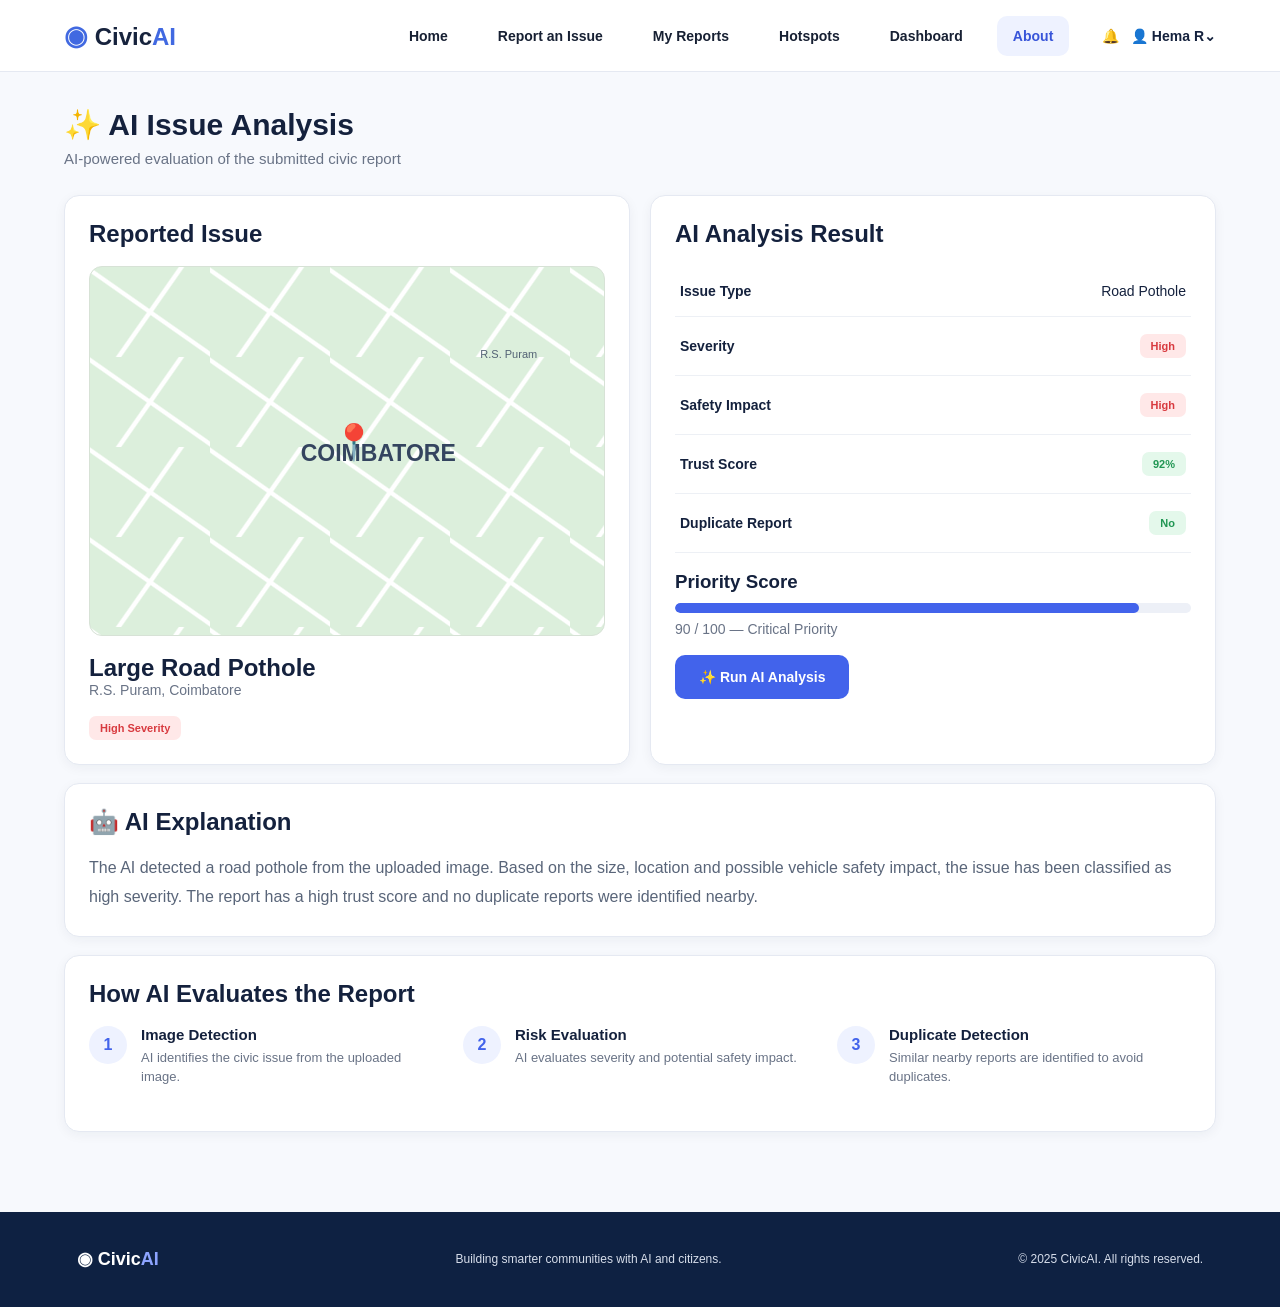
<file: analysis.html>
<!DOCTYPE html>
<html lang="en">

<head>

    <meta charset="UTF-8">

    <meta name="viewport"
          content="width=device-width, initial-scale=1.0">

    <title>CivicAI - AI Analysis</title>

    <link rel="stylesheet" href="style.css">

</head>


<body>


<nav class="navbar">

    <div class="logo">
        <span class="logo-icon">◉</span>
        Civic<span>AI</span>
    </div>

    <a href="index.html">Home</a>

    <a href="report.html">
        Report an Issue
    </a>

    <a href="dashboard.html">
        My Reports
    </a>

    <a href="heatmap.html">
        Hotspots
    </a>

    <a href="dashboard.html">
        Dashboard
    </a>

    <a href="analysis.html" class="active">
        About
    </a>

    <div class="user">
        🔔 &nbsp; 👤 Hema R⌄
    </div>

</nav>



<main class="container">


<div class="page-title">

    <h1>✨ AI Issue Analysis</h1>

    <p>
        AI-powered evaluation of the submitted civic report
    </p>

</div>



<div class="grid grid-2">


<!-- ISSUE -->

<div class="card">

    <h2>Reported Issue</h2>

    <br>

    <div class="map">

        <span class="map-label label2">
            R.S. Puram
        </span>

        <div
            class="map-pin"
            style="left:47%;top:42%;"
        >
            📍
        </div>

    </div>

    <br>

    <h2>Large Road Pothole</h2>

    <p class="small-text">
        R.S. Puram, Coimbatore
    </p>

    <br>

    <span class="badge badge-high">
        High Severity
    </span>

</div>



<!-- AI RESULT -->

<div class="card">

    <h2>AI Analysis Result</h2>

    <br>


    <div class="analysis-row">

        <b>Issue Type</b>

        <span>
            Road Pothole
        </span>

    </div>


    <div class="analysis-row">

        <b>Severity</b>

        <span class="badge badge-high">
            High
        </span>

    </div>


    <div class="analysis-row">

        <b>Safety Impact</b>

        <span class="badge badge-high">
            High
        </span>

    </div>


    <div class="analysis-row">

        <b>Trust Score</b>

        <span class="badge badge-low">
            92%
        </span>

    </div>


    <div class="analysis-row">

        <b>Duplicate Report</b>

        <span class="badge badge-low">
            No
        </span>

    </div>


    <br>


    <h3>
        Priority Score
    </h3>

    <div class="progress">

        <div
            class="progress-bar"
            style="width:90%;">
        </div>

    </div>

    <p class="small-text"
       style="margin-top:8px;">
        90 / 100 — Critical Priority
    </p>


    <br>


    <button
        class="btn"
        onclick="runAI()"
    >
        ✨ Run AI Analysis
    </button>

</div>

</div>



<br>



<!-- EXPLANATION -->

<div class="card">

    <h2>🤖 AI Explanation</h2>

    <br>

    <p
        style="line-height:1.8;color:#596579;"
    >

        The AI detected a road pothole from the
        uploaded image. Based on the size, location
        and possible vehicle safety impact, the issue
        has been classified as high severity.

        The report has a high trust score and no
        duplicate reports were identified nearby.

    </p>

</div>



<br>



<!-- AI PROCESS -->

<div class="card">

    <h2>How AI Evaluates the Report</h2>

    <br>

    <div class="grid grid-3">


        <div class="step">

            <div class="step-number">
                1
            </div>

            <div>

                <h3>Image Detection</h3>

                <p>
                    AI identifies the civic issue
                    from the uploaded image.
                </p>

            </div>

        </div>


        <div class="step">

            <div class="step-number">
                2
            </div>

            <div>

                <h3>Risk Evaluation</h3>

                <p>
                    AI evaluates severity and
                    potential safety impact.
                </p>

            </div>

        </div>


        <div class="step">

            <div class="step-number">
                3
            </div>

            <div>

                <h3>Duplicate Detection</h3>

                <p>
                    Similar nearby reports are
                    identified to avoid duplicates.
                </p>

            </div>

        </div>


    </div>

</div>

</main>



<footer class="footer">

    <div class="footer-logo">
        ◉ Civic<span>AI</span>
    </div>

    <p>
        Building smarter communities with AI and citizens.
    </p>

    <p>
        © 2025 CivicAI. All rights reserved.
    </p>

</footer>



<script>

function runAI() {

    alert(
        "AI analysis completed successfully!"
    );

}

</script>


</body>
</html>
</file>
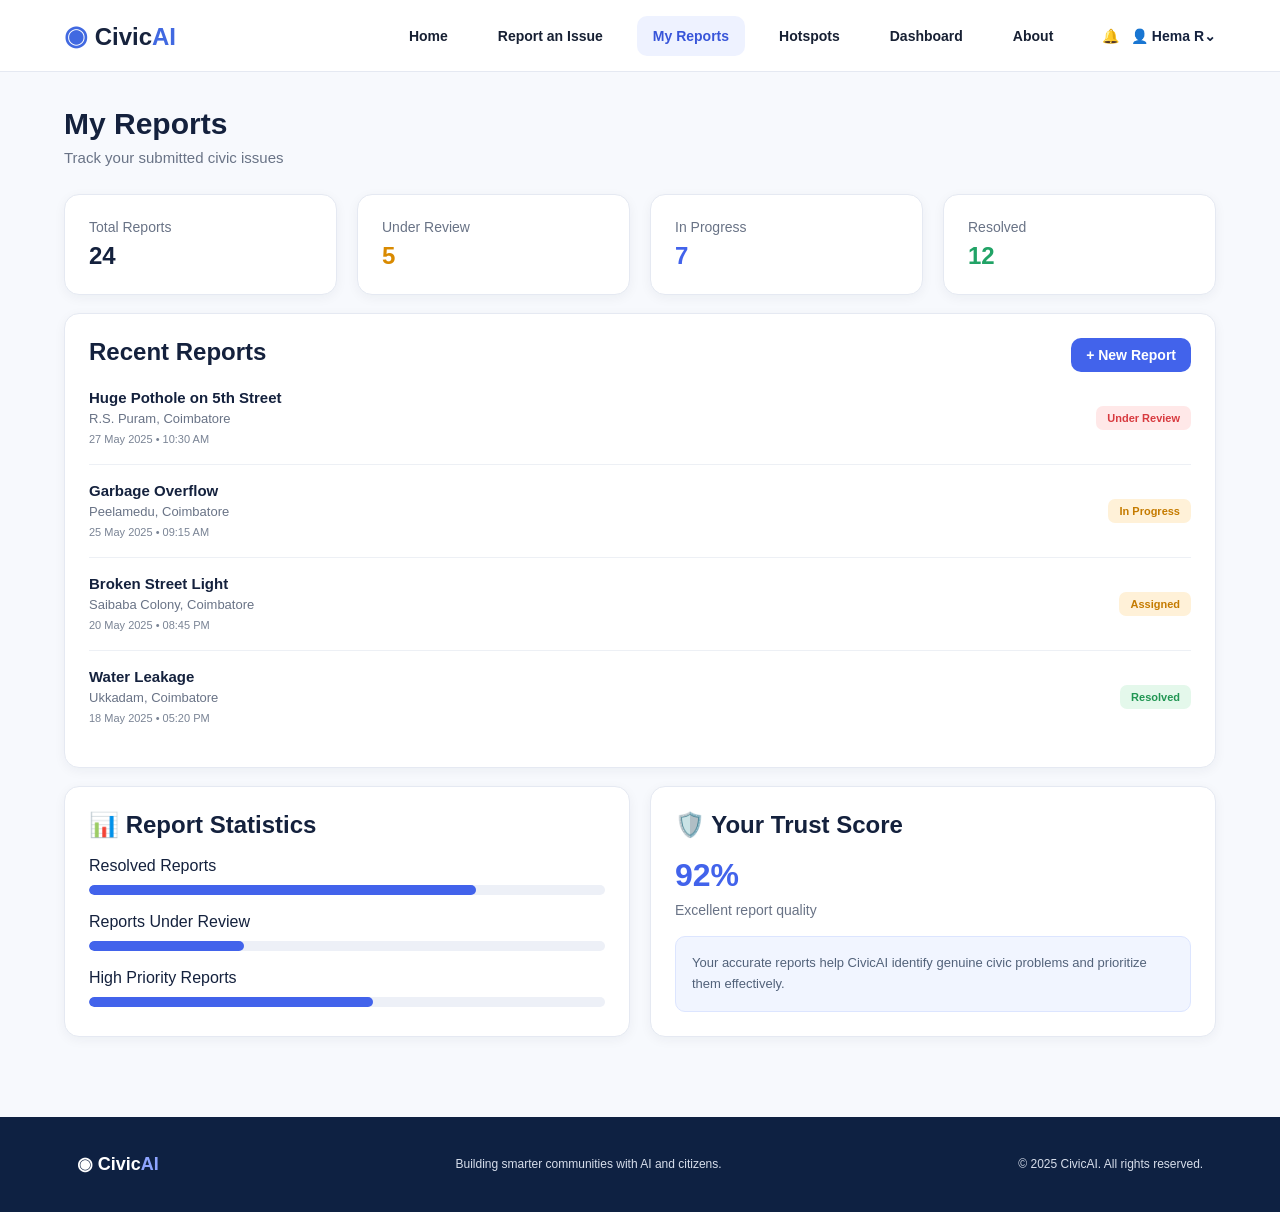
<file: dashboard.html>
<!DOCTYPE html>
<html lang="en">

<head>

    <meta charset="UTF-8">

    <meta name="viewport"
          content="width=device-width, initial-scale=1.0">

    <title>CivicAI - Dashboard</title>

    <link rel="stylesheet" href="style.css">

</head>


<body>


<nav class="navbar">

    <div class="logo">
        <span class="logo-icon">◉</span>
        Civic<span>AI</span>
    </div>

    <a href="index.html">
        Home
    </a>

    <a href="report.html">
        Report an Issue
    </a>

    <a href="dashboard.html" class="active">
        My Reports
    </a>

    <a href="heatmap.html">
        Hotspots
    </a>

    <a href="dashboard.html">
        Dashboard
    </a>

    <a href="analysis.html">
        About
    </a>

    <div class="user">
        🔔 &nbsp; 👤 Hema R⌄
    </div>

</nav>



<main class="container">


<div class="page-title">

    <h1>My Reports</h1>

    <p>
        Track your submitted civic issues
    </p>

</div>



<!-- STATISTICS -->

<div class="grid grid-4">


<div class="card">

    <p class="small-text">
        Total Reports
    </p>

    <h2 style="margin-top:7px;">
        24
    </h2>

</div>



<div class="card">

    <p class="small-text">
        Under Review
    </p>

    <h2
        class="orange"
        style="margin-top:7px;"
    >
        5
    </h2>

</div>



<div class="card">

    <p class="small-text">
        In Progress
    </p>

    <h2
        class="blue"
        style="margin-top:7px;"
    >
        7
    </h2>

</div>



<div class="card">

    <p class="small-text">
        Resolved
    </p>

    <h2
        class="green"
        style="margin-top:7px;"
    >
        12
    </h2>

</div>


</div>



<br>



<!-- REPORTS -->

<div class="card">

    <div
        style="
        display:flex;
        justify-content:space-between;
        "
    >

        <h2>
            Recent Reports
        </h2>

        <a
            href="report.html"
            class="btn"
            style="padding:9px 15px;"
        >
            + New Report
        </a>

    </div>



    <div class="report-item">

        <div class="report-info">

            <h3>
                Huge Pothole on 5th Street
            </h3>

            <p>
                R.S. Puram, Coimbatore
            </p>

            <small>
                27 May 2025 • 10:30 AM
            </small>

        </div>

        <span class="badge badge-high">
            Under Review
        </span>

    </div>



    <div class="report-item">

        <div class="report-info">

            <h3>
                Garbage Overflow
            </h3>

            <p>
                Peelamedu, Coimbatore
            </p>

            <small>
                25 May 2025 • 09:15 AM
            </small>

        </div>

        <span class="badge badge-medium">
            In Progress
        </span>

    </div>



    <div class="report-item">

        <div class="report-info">

            <h3>
                Broken Street Light
            </h3>

            <p>
                Saibaba Colony, Coimbatore
            </p>

            <small>
                20 May 2025 • 08:45 PM
            </small>

        </div>

        <span class="badge badge-medium">
            Assigned
        </span>

    </div>



    <div class="report-item">

        <div class="report-info">

            <h3>
                Water Leakage
            </h3>

            <p>
                Ukkadam, Coimbatore
            </p>

            <small>
                18 May 2025 • 05:20 PM
            </small>

        </div>

        <span class="badge badge-low">
            Resolved
        </span>

    </div>


</div>



<br>



<!-- DASHBOARD ANALYTICS -->

<div class="grid grid-2">


<div class="card">

    <h2>
        📊 Report Statistics
    </h2>

    <br>


    <p>
        Resolved Reports
    </p>

    <div class="progress">
        <div
            class="progress-bar"
            style="width:75%;"
        ></div>
    </div>

    <br>


    <p>
        Reports Under Review
    </p>

    <div class="progress">
        <div
            class="progress-bar"
            style="width:30%;"
        ></div>
    </div>

    <br>


    <p>
        High Priority Reports
    </p>

    <div class="progress">
        <div
            class="progress-bar"
            style="width:55%;"
        ></div>
    </div>

</div>



<div class="card">

    <h2>
        🛡️ Your Trust Score
    </h2>

    <br>

    <h1 class="blue">
        92%
    </h1>

    <p
        class="small-text"
        style="margin-top:8px;"
    >
        Excellent report quality
    </p>

    <br>

    <div class="info-box">

        Your accurate reports help CivicAI
        identify genuine civic problems
        and prioritize them effectively.

    </div>

</div>


</div>


</main>



<footer class="footer">

    <div class="footer-logo">
        ◉ Civic<span>AI</span>
    </div>

    <p>
        Building smarter communities with AI and citizens.
    </p>

    <p>
        © 2025 CivicAI. All rights reserved.
    </p>

</footer>


</body>
</html>
</file>
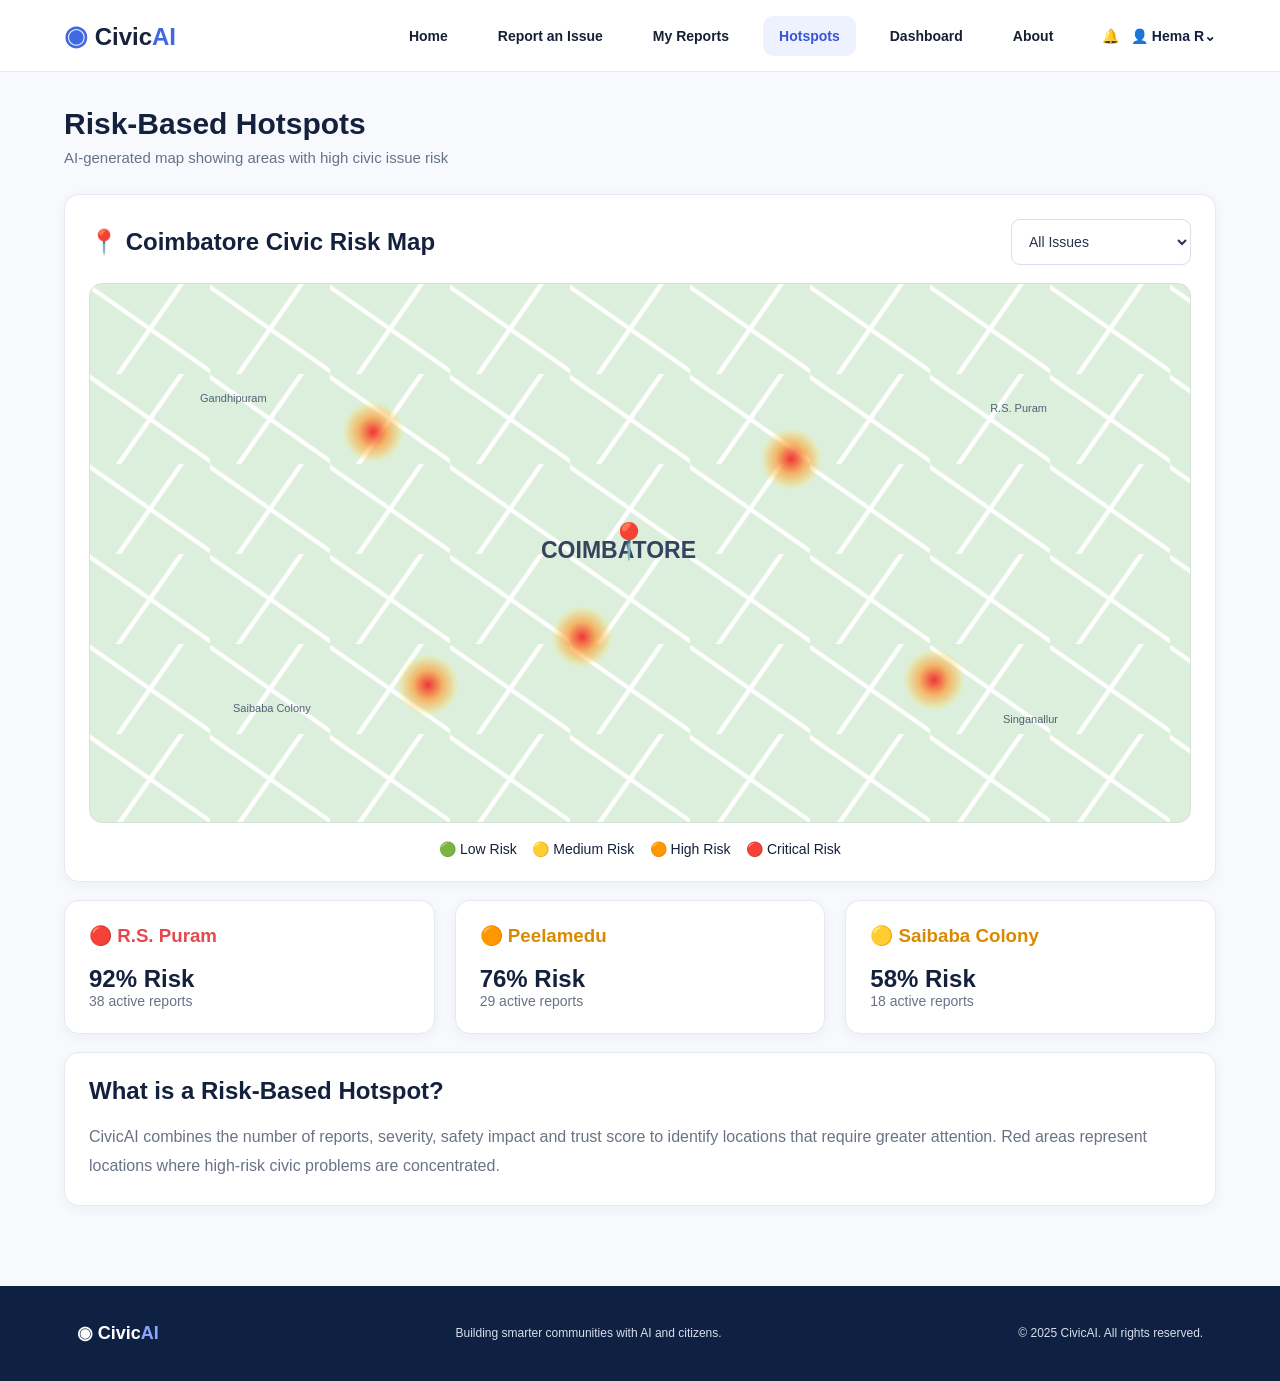
<file: heatmap.html>
<!DOCTYPE html>
<html lang="en">

<head>

    <meta charset="UTF-8">

    <meta name="viewport"
          content="width=device-width, initial-scale=1.0">

    <title>CivicAI - Hotspots</title>

    <link rel="stylesheet" href="style.css">

</head>


<body>


<nav class="navbar">

    <div class="logo">
        <span class="logo-icon">◉</span>
        Civic<span>AI</span>
    </div>

    <a href="index.html">
        Home
    </a>

    <a href="report.html">
        Report an Issue
    </a>

    <a href="dashboard.html">
        My Reports
    </a>

    <a href="heatmap.html" class="active">
        Hotspots
    </a>

    <a href="dashboard.html">
        Dashboard
    </a>

    <a href="analysis.html">
        About
    </a>

    <div class="user">
        🔔 &nbsp; 👤 Hema R⌄
    </div>

</nav>



<main class="container">


<div class="page-title">

    <h1>Risk-Based Hotspots</h1>

    <p>
        AI-generated map showing areas with high civic issue risk
    </p>

</div>



<div class="card">


<div
    style="
    display:flex;
    justify-content:space-between;
    align-items:center;
    gap:20px;
    "
>

    <h2>
        📍 Coimbatore Civic Risk Map
    </h2>


    <select style="width:180px;margin:0;">

        <option>
            All Issues
        </option>

        <option>
            Road Damage
        </option>

        <option>
            Garbage
        </option>

        <option>
            Street Light
        </option>

        <option>
            Water
        </option>

    </select>

</div>


<br>


<div
    class="map"
    style="height:540px;"
>


    <span class="map-label label1">
        Gandhipuram
    </span>

    <span class="map-label label2">
        R.S. Puram
    </span>

    <span class="map-label label3">
        Saibaba Colony
    </span>

    <span class="map-label label4">
        Singanallur
    </span>


    <div class="hotspot h1"></div>

    <div class="hotspot h2"></div>

    <div class="hotspot h3"></div>

    <div class="hotspot h4"></div>

    <div class="hotspot h5"></div>


    <div
        class="map-pin"
        style="left:47%;top:44%;"
    >
        📍
    </div>


</div>


<br>


<p
    style="
    text-align:center;
    font-size:14px;
    "
>

    🟢 Low Risk &nbsp;&nbsp;

    🟡 Medium Risk &nbsp;&nbsp;

    🟠 High Risk &nbsp;&nbsp;

    🔴 Critical Risk

</p>

</div>



<br>



<div class="grid grid-3">


<div class="card">

    <h3 class="red">
        🔴 R.S. Puram
    </h3>

    <br>

    <h2>
        92% Risk
    </h2>

    <p class="small-text">
        38 active reports
    </p>

</div>



<div class="card">

    <h3 class="orange">
        🟠 Peelamedu
    </h3>

    <br>

    <h2>
        76% Risk
    </h2>

    <p class="small-text">
        29 active reports
    </p>

</div>



<div class="card">

    <h3 class="orange">
        🟡 Saibaba Colony
    </h3>

    <br>

    <h2>
        58% Risk
    </h2>

    <p class="small-text">
        18 active reports
    </p>

</div>


</div>



<br>



<div class="card">

    <h2>
        What is a Risk-Based Hotspot?
    </h2>

    <br>

    <p
        style="
        color:#697386;
        line-height:1.8;
        "
    >

        CivicAI combines the number of reports,
        severity, safety impact and trust score
        to identify locations that require
        greater attention.

        Red areas represent locations where
        high-risk civic problems are concentrated.

    </p>

</div>


</main>



<footer class="footer">

    <div class="footer-logo">
        ◉ Civic<span>AI</span>
    </div>

    <p>
        Building smarter communities with AI and citizens.
    </p>

    <p>
        © 2025 CivicAI. All rights reserved.
    </p>

</footer>


</body>
</html>
</file>
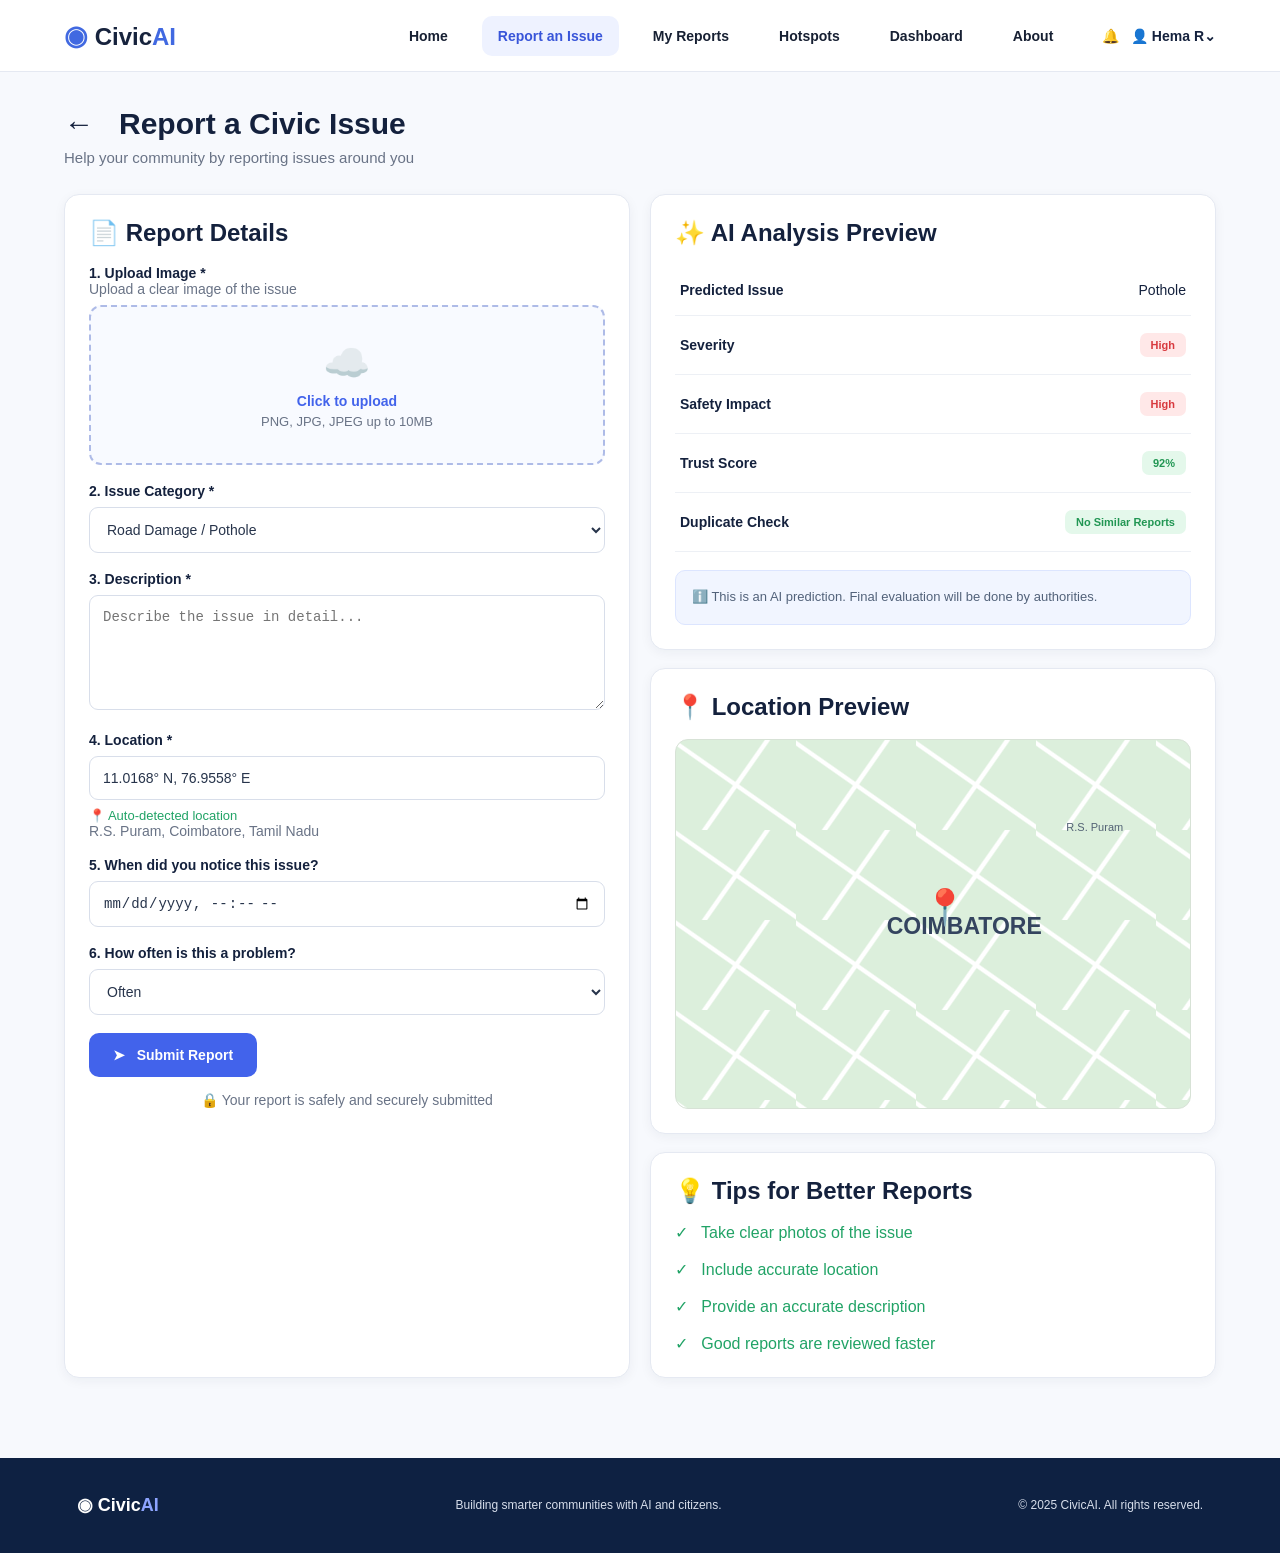
<file: report.html>
<!DOCTYPE html>
<html lang="en">

<head>

    <meta charset="UTF-8">

    <meta name="viewport"
          content="width=device-width, initial-scale=1.0">

    <title>CivicAI - Report an Issue</title>

    <link rel="stylesheet" href="style.css">

</head>


<body>


<nav class="navbar">

    <div class="logo">
        <span class="logo-icon">◉</span>
        Civic<span>AI</span>
    </div>

    <a href="index.html">Home</a>

    <a href="report.html" class="active">
        Report an Issue
    </a>

    <a href="dashboard.html">
        My Reports
    </a>

    <a href="heatmap.html">
        Hotspots
    </a>

    <a href="dashboard.html">
        Dashboard
    </a>

    <a href="analysis.html">
        About
    </a>

    <div class="user">
        🔔 &nbsp; 👤 Hema R⌄
    </div>

</nav>



<main class="container">


<div class="page-title">

    <h1>← &nbsp; Report a Civic Issue</h1>

    <p>
        Help your community by reporting issues around you
    </p>

</div>



<div class="grid grid-2">


<!-- REPORT FORM -->

<div class="card">

    <h2>📄 Report Details</h2>


    <label>
        1. Upload Image *
    </label>

    <p class="small-text">
        Upload a clear image of the issue
    </p>


    <div class="upload">

        <div>

            <div class="upload-icon">
                ☁️
            </div>

            <label for="photo">
                Click to upload
            </label>

            <p>
                PNG, JPG, JPEG up to 10MB
            </p>

            <input
                type="file"
                id="photo"
                accept="image/*"
            >

        </div>

    </div>



    <label>
        2. Issue Category *
    </label>

    <select>

        <option>
            Road Damage / Pothole
        </option>

        <option>
            Garbage Overflow
        </option>

        <option>
            Broken Street Light
        </option>

        <option>
            Water Leakage
        </option>

        <option>
            Drainage Problem
        </option>

    </select>



    <label>
        3. Description *
    </label>

    <textarea
        placeholder="Describe the issue in detail..."
    ></textarea>



    <label>
        4. Location *
    </label>

    <input
        type="text"
        value="11.0168° N, 76.9558° E"
    >

    <p class="green"
       style="margin-top:8px;font-size:13px;">
        📍 Auto-detected location
    </p>

    <p class="small-text">
        R.S. Puram, Coimbatore, Tamil Nadu
    </p>



    <label>
        5. When did you notice this issue?
    </label>

    <input type="datetime-local">



    <label>
        6. How often is this a problem?
    </label>

    <select>

        <option>Rarely</option>

        <option>Sometimes</option>

        <option selected>Often</option>

        <option>Always</option>

    </select>


    <br><br>


    <button
        class="btn"
        onclick="submitReport()"
    >
        ➤ &nbsp; Submit Report
    </button>


    <p class="small-text"
       style="margin-top:15px;text-align:center;">
        🔒 Your report is safely and securely submitted
    </p>

</div>



<!-- RIGHT SIDE -->

<div>


<div class="card">

    <h2>✨ AI Analysis Preview</h2>

    <br>


    <div class="analysis-row">

        <b>Predicted Issue</b>

        <span>Pothole</span>

    </div>


    <div class="analysis-row">

        <b>Severity</b>

        <span class="badge badge-high">
            High
        </span>

    </div>


    <div class="analysis-row">

        <b>Safety Impact</b>

        <span class="badge badge-high">
            High
        </span>

    </div>


    <div class="analysis-row">

        <b>Trust Score</b>

        <span class="badge badge-low">
            92%
        </span>

    </div>


    <div class="analysis-row">

        <b>Duplicate Check</b>

        <span class="badge badge-low">
            No Similar Reports
        </span>

    </div>


    <br>


    <div class="info-box">

        ℹ️ This is an AI prediction.
        Final evaluation will be done by authorities.

    </div>

</div>



<br>



<div class="card">

    <h2>📍 Location Preview</h2>

    <br>

    <div class="map">

        <span class="map-label label2">
            R.S. Puram
        </span>

        <div
            class="map-pin"
            style="left:48%;top:40%;"
        >
            📍
        </div>

    </div>

</div>



<br>



<div class="card">

    <h2>💡 Tips for Better Reports</h2>

    <br>

    <p class="green">
        ✓ &nbsp; Take clear photos of the issue
    </p>

    <br>

    <p class="green">
        ✓ &nbsp; Include accurate location
    </p>

    <br>

    <p class="green">
        ✓ &nbsp; Provide an accurate description
    </p>

    <br>

    <p class="green">
        ✓ &nbsp; Good reports are reviewed faster
    </p>

</div>


</div>

</div>

</main>



<footer class="footer">

    <div class="footer-logo">
        ◉ Civic<span>AI</span>
    </div>

    <p>
        Building smarter communities with AI and citizens.
    </p>

    <p>
        © 2025 CivicAI. All rights reserved.
    </p>

</footer>



<script>

function submitReport() {

    alert(
        "Report submitted successfully! AI analysis has started."
    );

    window.location.href = "analysis.html";

}

</script>


</body>
</html>
</file>
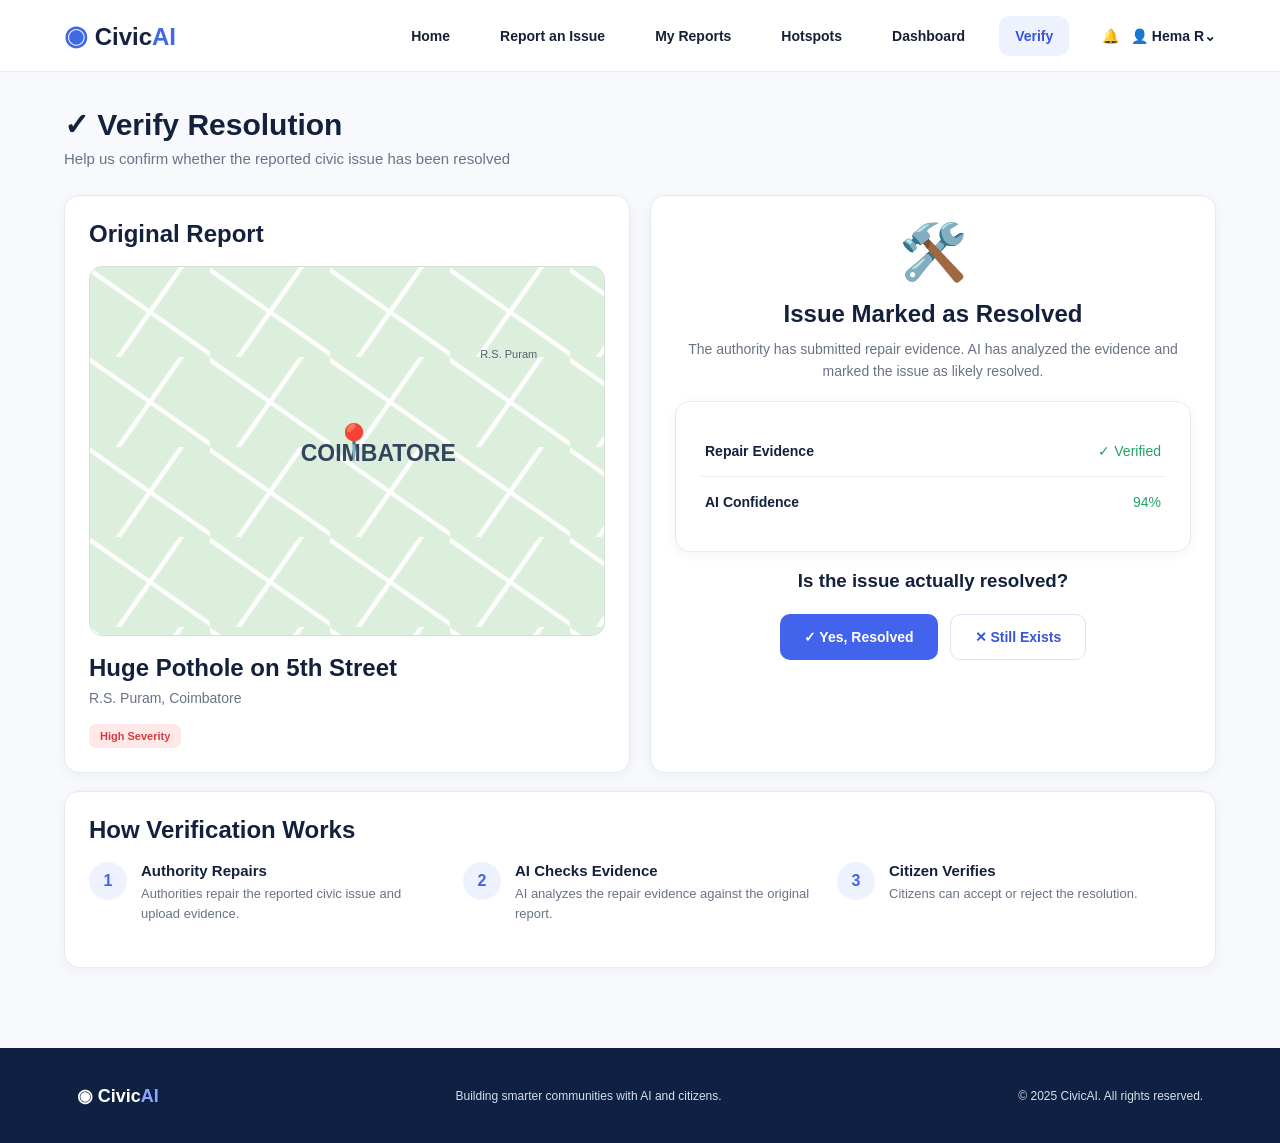
<file: verify.html>
<!DOCTYPE html>
<html lang="en">

<head>

    <meta charset="UTF-8">

    <meta name="viewport"
          content="width=device-width, initial-scale=1.0">

    <title>CivicAI - Verify Resolution</title>

    <link rel="stylesheet" href="style.css">

</head>


<body>


<nav class="navbar">

    <div class="logo">
        <span class="logo-icon">◉</span>
        Civic<span>AI</span>
    </div>

    <a href="index.html">
        Home
    </a>

    <a href="report.html">
        Report an Issue
    </a>

    <a href="dashboard.html">
        My Reports
    </a>

    <a href="heatmap.html">
        Hotspots
    </a>

    <a href="dashboard.html">
        Dashboard
    </a>

    <a href="verify.html" class="active">
        Verify
    </a>

    <div class="user">
        🔔 &nbsp; 👤 Hema R⌄
    </div>

</nav>



<main class="container">


<div class="page-title">

    <h1>
        ✓ Verify Resolution
    </h1>

    <p>
        Help us confirm whether the reported civic issue
        has been resolved
    </p>

</div>



<div class="grid grid-2">


<!-- ORIGINAL REPORT -->

<div class="card">

    <h2>
        Original Report
    </h2>

    <br>


    <div class="map">

        <span class="map-label label2">
            R.S. Puram
        </span>

        <div
            class="map-pin"
            style="left:47%;top:42%;"
        >
            📍
        </div>

    </div>


    <br>


    <h2>
        Huge Pothole on 5th Street
    </h2>


    <p class="small-text"
       style="margin-top:8px;">
        R.S. Puram, Coimbatore
    </p>


    <br>


    <span class="badge badge-high">
        High Severity
    </span>

</div>



<!-- VERIFICATION -->

<div class="card verify-box">

    <div class="verify-icon">
        🛠️
    </div>


    <h2>
        Issue Marked as Resolved
    </h2>


    <p>

        The authority has submitted repair evidence.
        AI has analyzed the evidence and marked
        the issue as likely resolved.

    </p>


    <br>


    <div class="card"
         style="text-align:left;">

        <div class="analysis-row">

            <b>
                Repair Evidence
            </b>

            <span class="green">
                ✓ Verified
            </span>

        </div>


        <div class="analysis-row">

            <b>
                AI Confidence
            </b>

            <span class="green">
                94%
            </span>

        </div>

    </div>


    <br>


    <h3>
        Is the issue actually resolved?
    </h3>


    <div class="verify-buttons">

        <button
            class="btn"
            onclick="verify('yes')"
        >
            ✓ Yes, Resolved
        </button>


        <button
            class="btn btn-light"
            onclick="verify('no')"
        >
            ✕ Still Exists
        </button>

    </div>


    <p
        id="result"
        class="green"
        style="
        margin-top:20px;
        font-weight:bold;
        "
    ></p>

</div>

</div>



<br>



<!-- PROCESS -->

<div class="card">

    <h2>
        How Verification Works
    </h2>

    <br>


    <div class="grid grid-3">


        <div class="step">

            <div class="step-number">
                1
            </div>

            <div>

                <h3>
                    Authority Repairs
                </h3>

                <p>
                    Authorities repair the reported
                    civic issue and upload evidence.
                </p>

            </div>

        </div>



        <div class="step">

            <div class="step-number">
                2
            </div>

            <div>

                <h3>
                    AI Checks Evidence
                </h3>

                <p>
                    AI analyzes the repair evidence
                    against the original report.
                </p>

            </div>

        </div>



        <div class="step">

            <div class="step-number">
                3
            </div>

            <div>

                <h3>
                    Citizen Verifies
                </h3>

                <p>
                    Citizens can accept or reject
                    the resolution.
                </p>

            </div>

        </div>


    </div>

</div>


</main>



<footer class="footer">

    <div class="footer-logo">
        ◉ Civic<span>AI</span>
    </div>

    <p>
        Building smarter communities with AI and citizens.
    </p>

    <p>
        © 2025 CivicAI. All rights reserved.
    </p>

</footer>



<script>

function verify(status) {

    const result =
        document.getElementById("result");

    if (status === "yes") {

        result.innerHTML =
            "✓ Thank you! You verified that the issue has been resolved.";

    } else {

        result.innerHTML =
            "⚠ Thank you! The issue has been marked as not resolved.";

        result.className = "red";

    }

}

</script>


</body>
</html>
</file>
<file: style.css>
* {
    margin: 0;
    padding: 0;
    box-sizing: border-box;
}

body {
    font-family: Arial, Helvetica, sans-serif;
    background: #f7f9fd;
    color: #14213d;
}

/* ================= NAVBAR ================= */

.navbar {
    height: 72px;
    background: #ffffff;
    border-bottom: 1px solid #e5e9f2;
    display: flex;
    align-items: center;
    padding: 0 5%;
    gap: 18px;
    position: sticky;
    top: 0;
    z-index: 1000;
}

.logo {
    font-size: 24px;
    font-weight: 700;
    margin-right: auto;
    color: #17233d;
}

.logo span {
    color: #4169e1;
}

.logo-icon {
    color: #4169e1;
    font-size: 27px;
}

.navbar a {
    text-decoration: none;
    color: #172033;
    font-size: 14px;
    font-weight: 600;
    padding: 12px 16px;
    border-radius: 10px;
    transition: 0.2s;
}

.navbar a:hover,
.navbar a.active {
    background: #eef2ff;
    color: #3855d9;
}

.user {
    margin-left: 15px;
    font-size: 14px;
    font-weight: 600;
    white-space: nowrap;
}

/* ================= COMMON ================= */

.container {
    width: 90%;
    max-width: 1380px;
    margin: auto;
    padding: 35px 0;
}

.page-title {
    margin-bottom: 28px;
}

.page-title h1 {
    font-size: 30px;
    margin-bottom: 8px;
}

.page-title p {
    color: #697386;
    font-size: 15px;
}

.card {
    background: #ffffff;
    border: 1px solid #e5e9f2;
    border-radius: 15px;
    padding: 24px;
    box-shadow: 0 3px 12px rgba(20, 33, 61, 0.05);
}

.grid {
    display: grid;
    gap: 20px;
}

.grid-2 {
    grid-template-columns: 1fr 1fr;
}

.grid-3 {
    grid-template-columns: repeat(3, 1fr);
}

.grid-4 {
    grid-template-columns: repeat(4, 1fr);
}

.btn {
    display: inline-block;
    border: none;
    background: #4263eb;
    color: white;
    padding: 14px 24px;
    border-radius: 10px;
    font-size: 14px;
    font-weight: 700;
    cursor: pointer;
    text-decoration: none;
    transition: 0.2s;
}

.btn:hover {
    background: #3048c9;
    transform: translateY(-1px);
}

.btn-light {
    background: white;
    color: #3855d9;
    border: 1px solid #dce2f0;
}

.btn-light:hover {
    background: #f3f5ff;
}

.small-text {
    color: #697386;
    font-size: 14px;
}

.blue {
    color: #4263eb;
}

.green {
    color: #21a366;
}

.red {
    color: #e5484d;
}

.orange {
    color: #d98a00;
}

/* ================= HERO ================= */

.hero {
    min-height: 315px;
    display: grid;
    grid-template-columns: 1fr 1fr;
    align-items: center;
    gap: 50px;
    padding: 35px 5px 45px;
}

.hero h1 {
    font-size: 42px;
    line-height: 1.15;
    color: #14213d;
}

.hero h1 span {
    color: #4263eb;
}

.hero p {
    color: #596579;
    font-size: 17px;
    line-height: 1.7;
    margin: 18px 0 25px;
    max-width: 560px;
}

.hero-buttons {
    display: flex;
    gap: 15px;
}

/* ================= PHONE ================= */

.phone-area {
    display: flex;
    justify-content: center;
    align-items: center;
}

.phone {
    width: 225px;
    height: 365px;
    background: #122747;
    border-radius: 30px;
    padding: 10px;
    box-shadow: 0 15px 35px rgba(20, 33, 61, 0.18);
}

.phone-screen {
    height: 100%;
    background: #f8faff;
    border-radius: 22px;
    padding: 18px 12px;
}

.phone-top {
    background: #172c4e;
    color: white;
    border-radius: 15px;
    padding: 15px;
    text-align: center;
    font-weight: bold;
}

.phone-image {
    height: 110px;
    margin-top: 12px;
    border-radius: 12px;
    background: linear-gradient(135deg, #78867c, #c7d1c6);
    display: flex;
    justify-content: center;
    align-items: center;
    font-size: 35px;
}

.ai-mini {
    background: white;
    margin-top: 10px;
    border-radius: 10px;
    padding: 10px;
    box-shadow: 0 2px 8px #dfe4ed;
}

.ai-mini-row {
    display: flex;
    justify-content: space-between;
    padding: 7px 0;
    font-size: 11px;
    border-bottom: 1px solid #edf0f5;
}

.ai-mini-row:last-child {
    border: none;
}

/* ================= STATS ================= */

.stat {
    display: flex;
    align-items: center;
    gap: 15px;
}

.stat-icon {
    width: 55px;
    height: 55px;
    border-radius: 50%;
    background: #eef2ff;
    display: flex;
    align-items: center;
    justify-content: center;
    font-size: 24px;
    flex-shrink: 0;
}

.stat p {
    font-size: 13px;
    color: #566176;
}

.stat h2 {
    margin: 4px 0;
    font-size: 25px;
}

.stat small {
    font-size: 12px;
}

/* ================= BADGES ================= */

.badge {
    display: inline-block;
    padding: 6px 11px;
    border-radius: 7px;
    font-size: 11px;
    font-weight: 700;
}

.badge-high {
    background: #ffe8e8;
    color: #d83a3f;
}

.badge-medium {
    background: #fff1d8;
    color: #c57b00;
}

.badge-low {
    background: #e4f8eb;
    color: #219653;
}

.badge-blue {
    background: #eaf0ff;
    color: #4263eb;
}

/* ================= REPORT LIST ================= */

.report-item {
    display: flex;
    justify-content: space-between;
    align-items: center;
    padding: 17px 0;
    border-bottom: 1px solid #edf0f5;
    gap: 20px;
}

.report-item:last-child {
    border-bottom: none;
}

.report-info h3 {
    font-size: 15px;
    margin-bottom: 5px;
}

.report-info p {
    font-size: 13px;
    color: #697386;
    margin-bottom: 3px;
}

.report-info small {
    font-size: 11px;
    color: #7a8495;
}

/* ================= MAP ================= */

.map {
    height: 370px;
    border-radius: 13px;
    overflow: hidden;
    position: relative;
    background:
        linear-gradient(35deg, transparent 48%, #ffffff 49%, #ffffff 51%, transparent 52%),
        linear-gradient(125deg, transparent 48%, #ffffff 49%, #ffffff 51%, transparent 52%),
        #dcefdc;
    background-size: 120px 90px;
    border: 1px solid #d7e2d6;
}

.map::after {
    content: "COIMBATORE";
    position: absolute;
    top: 47%;
    left: 41%;
    font-size: 23px;
    font-weight: bold;
    color: #34445f;
}

.map-label {
    position: absolute;
    font-size: 11px;
    color: #526174;
    z-index: 2;
}

.label1 {
    left: 10%;
    top: 20%;
}

.label2 {
    right: 13%;
    top: 22%;
}

.label3 {
    left: 13%;
    bottom: 20%;
}

.label4 {
    right: 12%;
    bottom: 18%;
}

.hotspot {
    width: 60px;
    height: 60px;
    border-radius: 50%;
    position: absolute;
    z-index: 5;
    background: radial-gradient(
        circle,
        rgba(240, 45, 45, .95) 0%,
        rgba(255, 150, 40, .65) 35%,
        rgba(255, 220, 60, .2) 65%,
        transparent 75%
    );
}

.h1 {
    left: 23%;
    top: 22%;
}

.h2 {
    left: 61%;
    top: 27%;
}

.h3 {
    left: 42%;
    top: 60%;
}

.h4 {
    left: 74%;
    top: 68%;
}

.h5 {
    left: 28%;
    top: 69%;
}

.map-pin {
    position: absolute;
    z-index: 10;
    color: #e53945;
    font-size: 35px;
}

/* ================= FORM ================= */

.form-section {
    margin-bottom: 20px;
}

.form-section h3 {
    font-size: 14px;
    margin-bottom: 8px;
}

label {
    display: block;
    font-weight: 700;
    font-size: 14px;
    margin-top: 18px;
}

input,
select,
textarea {
    width: 100%;
    border: 1px solid #d8deea;
    border-radius: 9px;
    padding: 13px;
    margin-top: 8px;
    font-size: 14px;
    outline: none;
    background: white;
    color: #27344b;
}

input:focus,
select:focus,
textarea:focus {
    border-color: #4263eb;
    box-shadow: 0 0 0 3px #eef2ff;
}

textarea {
    height: 115px;
    resize: vertical;
}

.upload {
    height: 160px;
    border: 2px dashed #aebbe7;
    background: #f8faff;
    border-radius: 12px;
    display: flex;
    justify-content: center;
    align-items: center;
    text-align: center;
    margin-top: 8px;
}

.upload-icon {
    font-size: 38px;
    color: #4263eb;
    margin-bottom: 8px;
}

.upload p {
    font-size: 13px;
    color: #697386;
    margin-top: 5px;
}

.upload input {
    display: none;
}

.upload label {
    margin: 0;
    cursor: pointer;
    color: #4263eb;
}

/* ================= ANALYSIS ================= */

.analysis-row {
    display: flex;
    justify-content: space-between;
    align-items: center;
    padding: 17px 5px;
    border-bottom: 1px solid #edf0f5;
    font-size: 14px;
}

.analysis-row:last-child {
    border-bottom: none;
}

.progress {
    width: 100%;
    height: 10px;
    background: #edf0f7;
    border-radius: 10px;
    margin-top: 10px;
    overflow: hidden;
}

.progress-bar {
    height: 100%;
    background: #4263eb;
    border-radius: 10px;
}

/* ================= INFO BOX ================= */

.info-box {
    padding: 16px;
    background: #f1f5ff;
    border: 1px solid #dce5ff;
    border-radius: 10px;
    color: #52627a;
    font-size: 13px;
    line-height: 1.6;
}

/* ================= STEPS ================= */

.step {
    display: flex;
    gap: 14px;
    margin-bottom: 20px;
}

.step-number {
    width: 38px;
    height: 38px;
    border-radius: 50%;
    background: #eef2ff;
    color: #4263eb;
    display: flex;
    justify-content: center;
    align-items: center;
    font-weight: bold;
    flex-shrink: 0;
}

.step h3 {
    font-size: 15px;
    margin-bottom: 5px;
}

.step p {
    color: #697386;
    font-size: 13px;
    line-height: 1.5;
}

/* ================= VERIFY ================= */

.verify-box {
    text-align: center;
}

.verify-icon {
    font-size: 55px;
    margin-bottom: 15px;
}

.verify-box h2 {
    margin-bottom: 10px;
}

.verify-box > p {
    color: #697386;
    line-height: 1.6;
    font-size: 14px;
}

.verify-buttons {
    display: flex;
    justify-content: center;
    gap: 12px;
    margin-top: 22px;
}

/* ================= FOOTER ================= */

.footer {
    margin-top: 45px;
    background: #0e2142;
    color: white;
    min-height: 95px;
    padding: 25px 6%;
    display: flex;
    align-items: center;
    justify-content: space-between;
    gap: 20px;
}

.footer-logo {
    font-size: 18px;
    font-weight: bold;
}

.footer-logo span {
    color: #8da4ff;
}

.footer p {
    font-size: 12px;
    color: #d7deeb;
}

/* ================= RESPONSIVE ================= */

@media (max-width: 1050px) {
    .navbar {
        gap: 5px;
        padding: 0 2%;
    }

    .navbar a {
        padding: 10px;
        font-size: 12px;
    }

    .user {
        display: none;
    }
}

@media (max-width: 800px) {

    .navbar {
        overflow-x: auto;
        justify-content: flex-start;
    }

    .logo {
        margin-right: 10px;
        flex-shrink: 0;
    }

    .hero,
    .grid-2,
    .grid-3,
    .grid-4 {
        grid-template-columns: 1fr;
    }

    .hero h1 {
        font-size: 34px;
    }

    .hero {
        padding-top: 20px;
    }

    .footer {
        flex-direction: column;
        text-align: center;
    }

    .hero-buttons {
        flex-wrap: wrap;
    }
}
</file>
